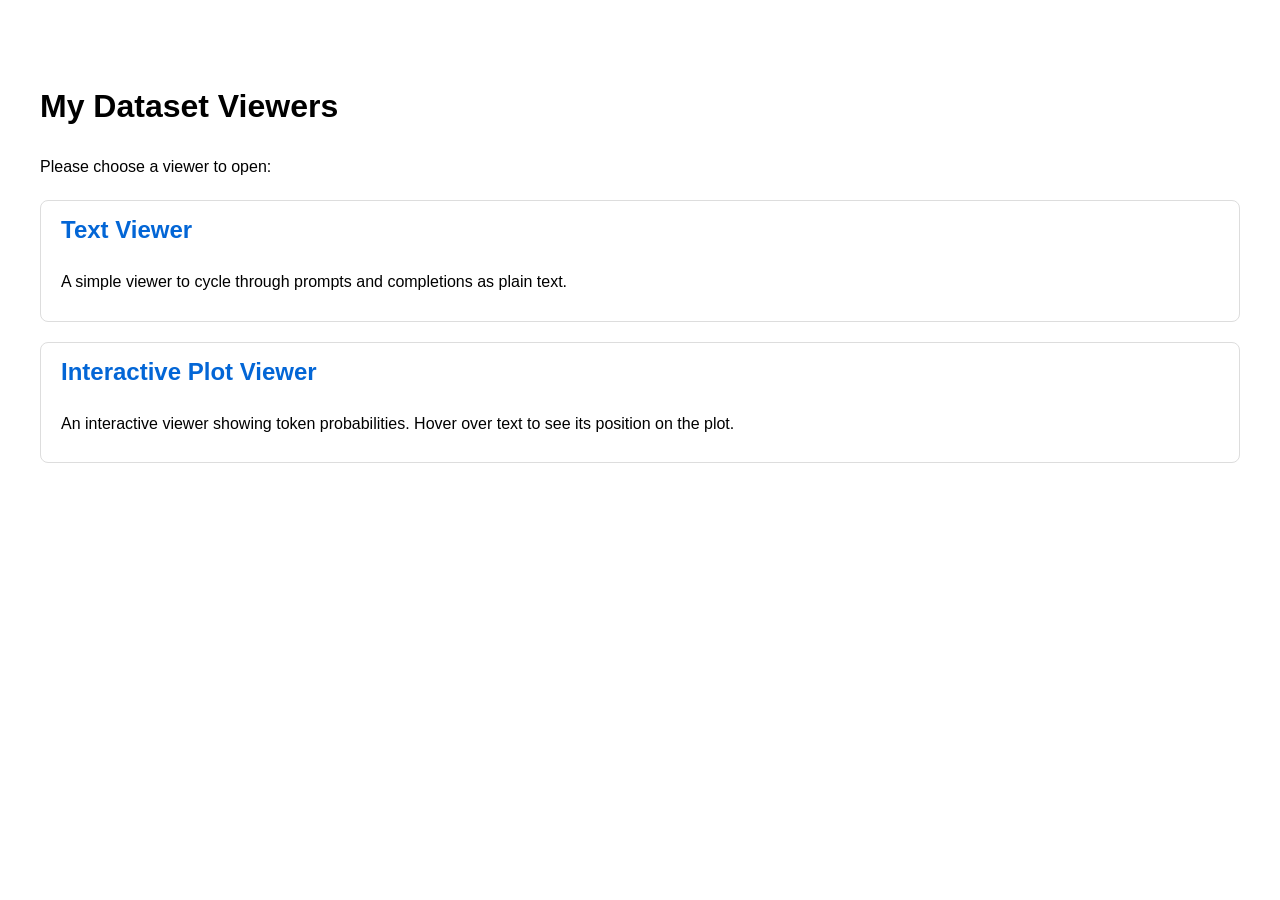
<file: index.html>
<!DOCTYPE html>
<html lang="en">
<head>
    <title>My Dataset Viewers</title>
    <link rel="stylesheet" href="style.css">
</head>
<body>
    <h1>My Dataset Viewers</h1>
    <p>Please choose a viewer to open:</p>
    
    <div class="viewer-choice">
        <h2><a href="text_viewer.html">Text Viewer</a></h2>
        <p>A simple viewer to cycle through prompts and completions as plain text.</p>
    </div>
    
    <div class="viewer-choice">
        <h2><a href="plot_viewer.html">Interactive Plot Viewer</a></h2>
        <p>An interactive viewer showing token probabilities. Hover over text to see its position on the plot.</p>
    </div>
</body>
</html>
</file>
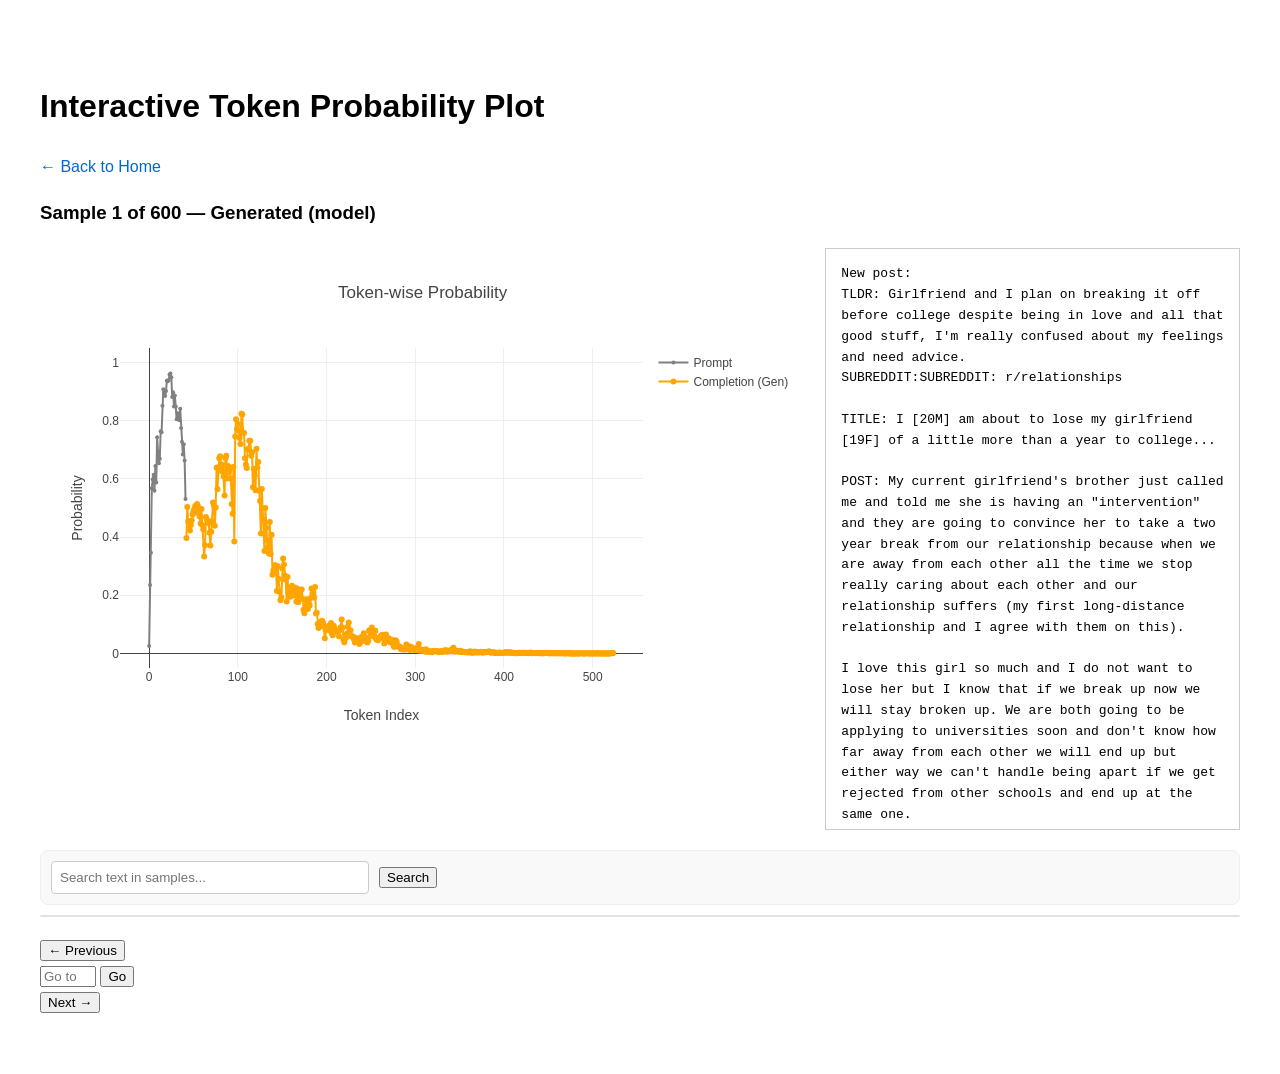
<file: plot_viewer.html>
<!DOCTYPE html>
<html lang="en">
<head>
    <meta charset="UTF-8">
    <meta name="viewport" content="width=device-width, initial-scale=1.0">
    <title>Interactive Plot Viewer</title>
    <script src="https://cdn.plot.ly/plotly-latest.min.js"></script>
    <link rel="stylesheet" href="style.css">
</head>
<body>
    <h1>Interactive Token Probability Plot</h1>
    <a href="index.html">← Back to Home</a>
    
    <h3 id="entryCounter">Loading...</h3>
    
    <div class="viewer-container">
        
        <div id="plot-wrapper">
            <div id="plot"></div>
        </div>

        <div id="text-container">Loading text...</div>

    </div>

    <div class="search-container">
        <input type="text" id="searchInput" placeholder="Search text in samples...">
        <button id="searchBtn">Search</button>
        <span id="searchStatus"></span>
    </div>

    <div id="searchResultsContainer"></div>

    <div class="nav-buttons">
        <button id="prevBtn">← Previous</button>
        
        <div class="goto-container">
            <input type="number" id="goToInput" placeholder="Go to #..." min="1">
            <button id="goToBtn">Go</button>
        </div>
        
        <button id="nextBtn">Next →</button>
    </div>

    <script src="plot_viewer.js"></script>
</body>
</html>
</file>
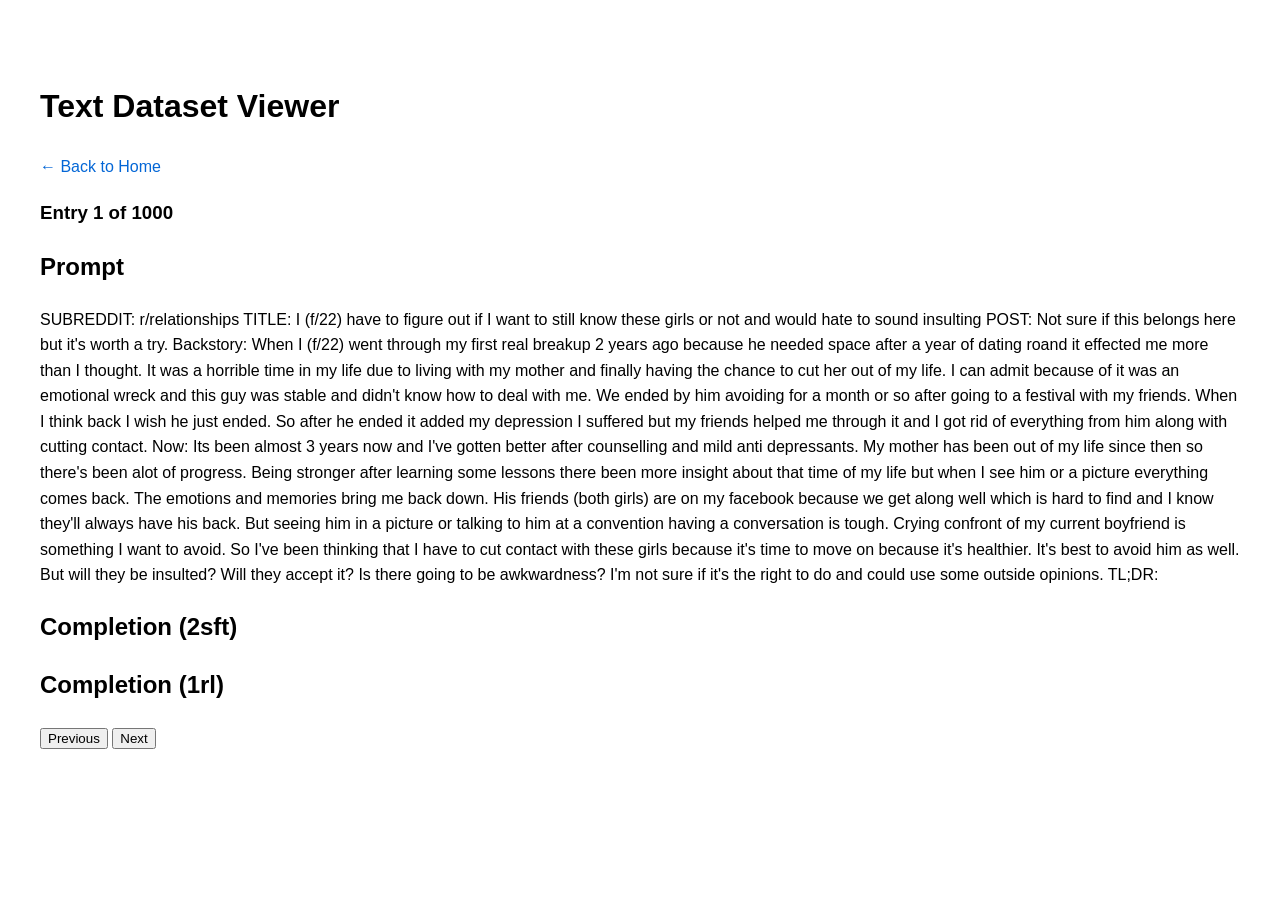
<file: text_viewer.html>
<!DOCTYPE html>
<html lang="en">
<head>
    <title>Text Dataset Viewer</title>
    <link rel="stylesheet" href="style.css">
</head>
<body>
    <h1>Text Dataset Viewer</h1>
    <a href="index.html">← Back to Home</a>
    <h3 id="entryCounter">Loading...</h3>

    <div>
        <h2>Prompt</h2>
        <p id="promptContent"></p>
    </div>
    
    <div>
        <h2>Completion (2sft)</h2>
        <p id="completion_2sft_Content"></p>
    </div>

    <div>
        <h2>Completion (1rl)</h2>
        <p id="completion_1rl_Content"></p>
    </div>

    <button id="prevBtn">Previous</button>
    <button id="nextBtn">Next</button>

    <script src="text_viewer.js"></script>
</body>
</html>
</file>
<file: style.css>
body {
    font-family: -apple-system, BlinkMacSystemFont, "Segoe UI", Roboto, Helvetica, Arial, sans-serif;
    max-width: 1200px; /* Increased width for the new layout */
    margin: 40px auto;
    padding: 20px;
    line-height: 1.6;
}

button:disabled {
    opacity: 0.5;
}

a {
    color: #0366d6;
    text-decoration: none;
}
a:hover {
    text-decoration: underline;
}

/* Styles for the Home Page */
.viewer-choice {
    border: 1px solid #ddd;
    padding: 10px 20px;
    margin-top: 20px;
    border-radius: 8px;
}
.viewer-choice h2 {
    margin-top: 0;
}

/* Styles for the Plot Viewer Side-by-Side Layout */
.viewer-container {
    display: flex;
    gap: 20px;
    align-items: flex-start;
    margin-top: 20px;
}

#plot-wrapper {
    flex: 2; /* This makes it 2/3 width */
    position: sticky;
    top: 20px;
}

#plot {
    width: 100%;
    height: 500px;
}

#text-container {
    flex: 1; /* This makes it 1/3 width */
    max-height: 550px; /* Limits height and enables scrolling */
    overflow-y: auto; /* Adds a scrollbar only when needed */
    font-family: monospace;
    border: 1px solid #ccc;
    padding: 15px;
    white-space: pre-wrap;
    word-wrap: break-word;
}

#text-container span:hover {
    background-color: #ffff99;
    cursor: pointer;
}

.search-container {
    margin-top: 20px;
    padding: 10px;
    border: 1px solid #eee;
    background-color: #f9f9f9;
    border-radius: 8px;
    display: flex;
    align-items: center;
    gap: 10px;
}

#searchInput {
    padding: 8px;
    border: 1px solid #ccc;
    border-radius: 4px;
    width: 300px;
}

#searchStatus {
    font-style: italic;
    color: #666;
    font-size: 0.9em;
}

#searchResultsContainer {
    margin-top: 10px;
    max-height: 300px; /* Limit height and make it scrollable */
    overflow-y: auto;
    border: 1px solid #e1e1e1;
    border-radius: 6px;
}

.search-result-item {
    padding: 12px;
    border-bottom: 1px solid #e1e1e1;
    cursor: pointer;
    background-color: #fff;
}
.search-result-item:last-child {
    border-bottom: none;
}
.search-result-item:hover {
    background-color: #f0f8ff; /* AliceBlue */
}

.result-index {
    font-weight: bold;
    color: #0366d6;
    margin-bottom: 5px;
    font-size: 0.9em;
}

.result-snippet {
    font-family: monospace;
    font-size: 0.95em;
    color: #333;
}
.result-snippet strong {
    background-color: #fff3cd; /* A soft yellow highlight */
    font-weight: bold;
}

.nav-buttons {
    margin-top: 20px;
}
</file>
